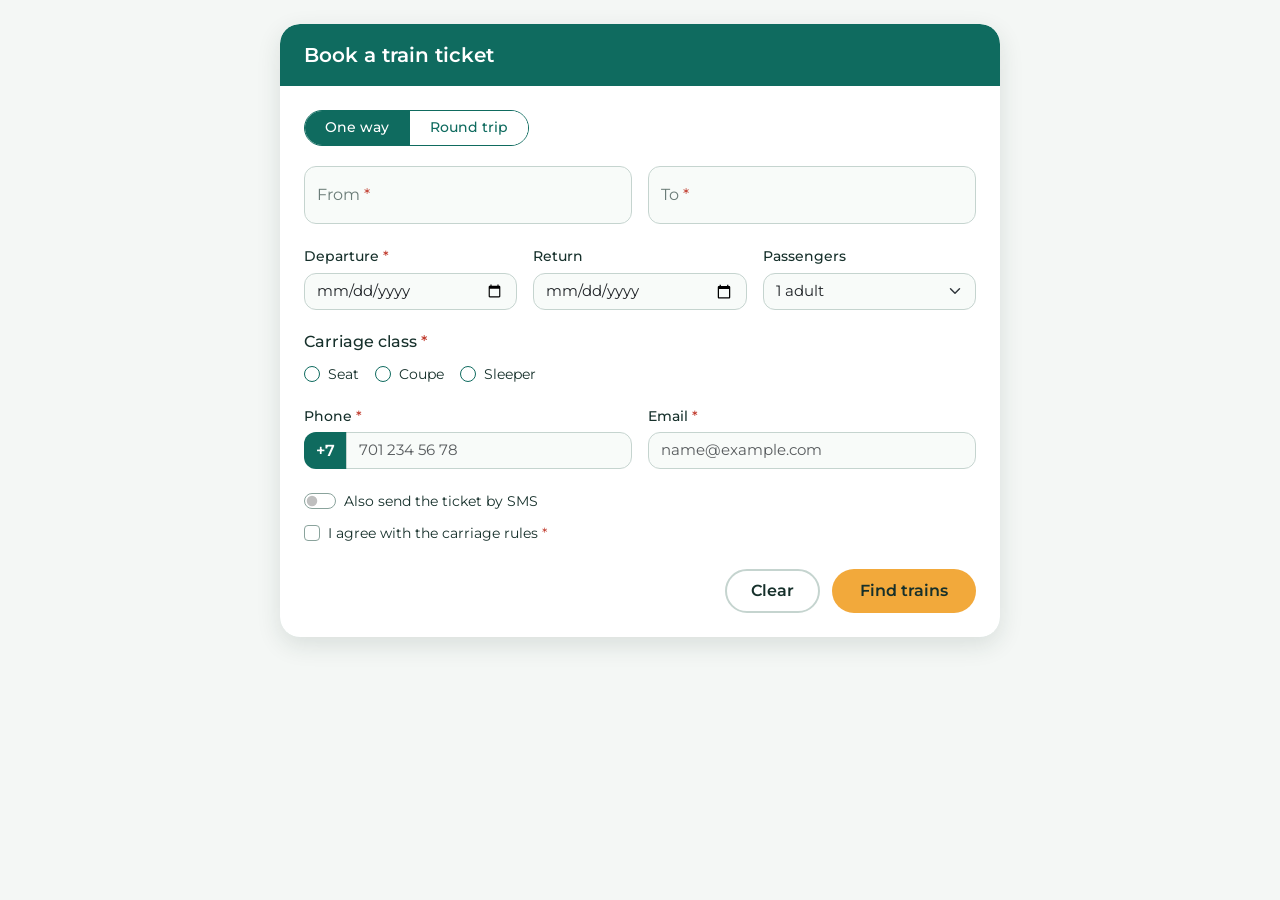
<file: index.html>
<!DOCTYPE html>
<html lang="en">
<head>
  <meta charset="UTF-8">
  <meta name="viewport" content="width=device-width, initial-scale=1.0">
  <title>Book a train ticket – Task 1</title>
  <link href="https://cdn.jsdelivr.net/npm/bootstrap@5.3.3/dist/css/bootstrap.min.css" rel="stylesheet"
        integrity="sha384-QWTKZyjpPEjISv5WaRU9OFeRpok6YctnYmDr5pNlyT2bRjXh0JMhjY6hW+ALEwIH" crossorigin="anonymous">
  <link rel="stylesheet" href="style.css">
</head>
<body>
  <div class="container">
    <div class="ticket-card">
      <div class="ticket-header">
        Book a train ticket
      </div>
      <div class="ticket-body">
        <form action="#" method="get" id="ticketForm">
          <div class="trip-type-group" role="group" aria-label="Trip type">
            <input type="radio" class="btn-check" name="tripType" id="oneWay" value="oneway" checked>
            <label class="btn" for="oneWay">One way</label>

            <input type="radio" class="btn-check" name="tripType" id="roundTrip" value="round">
            <label class="btn" for="roundTrip">Round trip</label>
          </div>

          <div class="row g-3 mb-3">
            <div class="col-md-6">
              <div class="form-floating">
                <input type="text" class="form-control" id="from" name="from"
                       placeholder="From" required autocomplete="address-level2">
                <label for="from" class="required-mark">From</label>
              </div>
            </div>
            <div class="col-md-6">
              <div class="form-floating">
                <input type="text" class="form-control" id="to" name="to"
                       placeholder="To" required autocomplete="address-level2">
                <label for="to" class="required-mark">To</label>
              </div>
            </div>
          </div>

          <div class="row g-3 mb-3">
            <div class="col-md-4">
              <label for="departure" class="form-label required-mark">Departure</label>
              <input type="date" class="form-control" id="departure" name="departure" required>
            </div>
            <div class="col-md-4">
              <label for="return" class="form-label">Return</label>
              <input type="date" class="form-control" id="return" name="return">
            </div>
            <div class="col-md-4">
              <label for="passengers" class="form-label">Passengers</label>
              <select class="form-select" id="passengers" name="passengers" required>
                <option value="1" selected>1 adult</option>
                <option value="2">2 adults</option>
                <option value="3">3 adults</option>
                <option value="4">4 adults</option>
                <option value="5">5 adults</option>
                <option value="6">6 adults</option>
              </select>
            </div>
          </div>

          <fieldset class="mb-3">
            <legend class="form-label required-mark fs-6 mb-2">Carriage class</legend>
            <div class="d-flex flex-wrap gap-3 carriage-group">
              <div class="form-check">
                <input class="form-check-input" type="radio" name="carriage" id="seat"
                       value="seat" required>
                <label class="form-check-label" for="seat">Seat</label>
              </div>
              <div class="form-check">
                <input class="form-check-input" type="radio" name="carriage" id="coupe"
                       value="coupe">
                <label class="form-check-label" for="coupe">Coupe</label>
              </div>
              <div class="form-check">
                <input class="form-check-input" type="radio" name="carriage" id="sleeper"
                       value="sleeper">
                <label class="form-check-label" for="sleeper">Sleeper</label>
              </div>
            </div>
          </fieldset>

          <div class="row g-3 mb-3">
            <div class="col-md-6">
              <label for="phone" class="form-label required-mark">Phone</label>
              <div class="input-group phone-group">
                <span class="input-group-text" id="phonePrefix">+7</span>
                <input type="tel" class="form-control" id="phone" name="phone"
                       placeholder="701 234 56 78" required
                       aria-describedby="phonePrefix"
                       autocomplete="tel-national"
                       inputmode="tel">
              </div>
            </div>
            <div class="col-md-6">
              <label for="email" class="form-label required-mark">Email</label>
              <input type="email" class="form-control" id="email" name="email"
                     placeholder="name@example.com" required
                     autocomplete="email">
            </div>
          </div>

          <div class="mb-3">
            <div class="form-check form-switch mb-2">
              <input class="form-check-input" type="checkbox" role="switch" id="sms" name="sms" value="1">
              <label class="form-check-label" for="sms">Also send the ticket by SMS</label>
            </div>
            <div class="form-check">
              <input class="form-check-input" type="checkbox" id="agree" name="agree"
                     value="1" required>
              <label class="form-check-label required-mark" for="agree">
                I agree with the carriage rules
              </label>
            </div>
          </div>

          <div class="btn-row mt-4">
            <button type="reset" class="btn btn-clear">Clear</button>
            <button type="submit" class="btn btn-find">Find trains</button>
          </div>
        </form>
      </div>
    </div>
  </div>
</body>
</html>
</file>
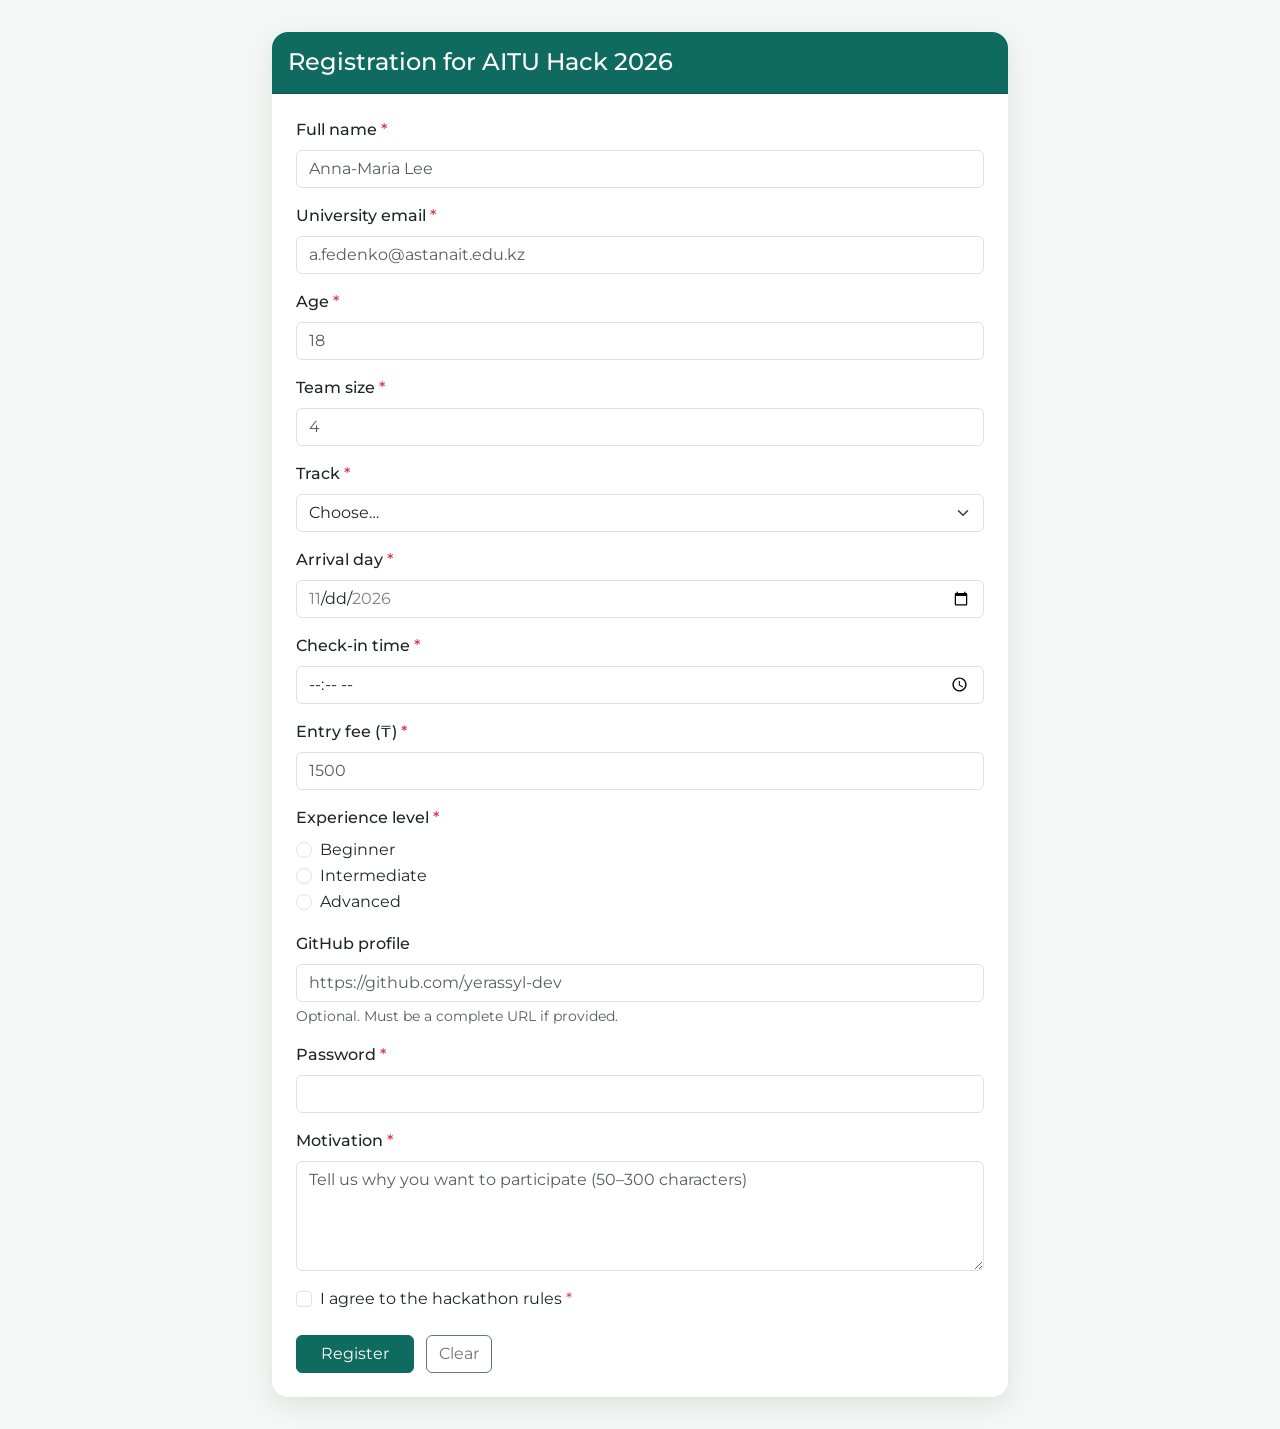
<file: task2.html>
<!DOCTYPE html>
<html lang="en">
<head>
  <meta charset="UTF-8">
  <meta name="viewport" content="width=device-width, initial-scale=1.0">
  <title>AITU Hack 2026 – Registration (Task 2)</title>
  <link href="https://cdn.jsdelivr.net/npm/bootstrap@5.3.3/dist/css/bootstrap.min.css" rel="stylesheet"
        integrity="sha384-QWTKZyjpPEjISv5WaRU9OFeRpok6YctnYmDr5pNlyT2bRjXh0JMhjY6hW+ALEwIH" crossorigin="anonymous">
  <style>
    @import url('https://fonts.googleapis.com/css2?family=Montserrat:wght@400;500;600;700&display=swap');

    body {
      font-family: 'Montserrat', system-ui, sans-serif;
      background-color: #F4F7F5;
      padding: 2rem 0;
    }

    .card {
      border: none;
      border-radius: 1rem;
      box-shadow: 0 8px 24px rgba(22, 48, 43, 0.1);
    }

    .card-header {
      background-color: #0F6B5F;
      color: #fff;
      border-radius: 1rem 1rem 0 0 !important;
      font-weight: 600;
    }

    .form-label { font-weight: 500; }

    /* Errors appear ONLY after the user has interacted with the field */
    .form-control:user-invalid,
    .form-select:user-invalid,
    .form-check-input:user-invalid {
      border-color: #dc3545;
    }

    .form-control:user-invalid:focus,
    .form-select:user-invalid:focus {
      box-shadow: 0 0 0 0.25rem rgba(220, 53, 69, 0.25);
    }

    .form-control:user-invalid ~ .invalid-feedback,
    .form-select:user-invalid ~ .invalid-feedback,
    .form-check-input:user-invalid ~ .invalid-feedback {
      display: block;
    }

    .radio-group:has(.form-check-input:user-invalid) .invalid-feedback,
    fieldset:has(.form-check-input:user-invalid) .invalid-feedback {
      display: block;
    }

    .form-control:user-valid,
    .form-select:user-valid {
      border-color: #198754;
    }

    .btn-primary {
      background-color: #0F6B5F;
      border-color: #0F6B5F;
    }

    .btn-primary:hover {
      background-color: #0c584e;
      border-color: #0c584e;
    }

    .required-mark::after {
      content: " *";
      color: #dc3545;
    }
  </style>
</head>
<body>
  <div class="container">
    <div class="row justify-content-center">
      <div class="col-lg-8">
        <div class="card">
          <div class="card-header py-3">
            <h1 class="h4 mb-0">Registration for AITU Hack 2026</h1>
          </div>
          <div class="card-body p-4">
            <form action="#" method="post">
              <!-- Full name * : 2–40 characters -->
              <div class="mb-3">
                <label for="fullName" class="form-label required-mark">Full name</label>
                <input type="text" class="form-control" id="fullName" name="fullName"
                       required minlength="2" maxlength="40"
                       autocomplete="name" placeholder="Anna-Maria Lee">
                <div class="invalid-feedback">
                  Please enter a name between 2 and 40 characters.
                </div>
              </div>

              <!-- University email * -->
              <div class="mb-3">
                <label for="email" class="form-label required-mark">University email</label>
                <input type="email" class="form-control" id="email" name="email"
                       required autocomplete="email"
                       placeholder="a.fedenko@astanait.edu.kz">
                <div class="invalid-feedback">
                  Please enter a valid email address.
                </div>
              </div>

              <!-- Age * : whole number 16–30 -->
              <div class="mb-3">
                <label for="age" class="form-label required-mark">Age</label>
                <input type="number" class="form-control" id="age" name="age"
                       required min="16" max="30" step="1" placeholder="18">
                <div class="invalid-feedback">
                  Age must be a whole number between 16 and 30.
                </div>
              </div>

              <!-- Team size * : whole number 1–4 -->
              <div class="mb-3">
                <label for="teamSize" class="form-label required-mark">Team size</label>
                <input type="number" class="form-control" id="teamSize" name="teamSize"
                       required min="1" max="4" step="1" placeholder="4">
                <div class="invalid-feedback">
                  Team size must be a whole number from 1 to 4.
                </div>
              </div>

              <!-- Track * -->
              <div class="mb-3">
                <label for="track" class="form-label required-mark">Track</label>
                <select class="form-select" id="track" name="track" required>
                  <option value="" selected disabled>Choose…</option>
                  <option value="Web">Web</option>
                  <option value="Mobile">Mobile</option>
                  <option value="AI">AI</option>
                  <option value="GameDev">GameDev</option>
                </select>
                <div class="invalid-feedback">
                  Please select a track.
                </div>
              </div>

              <!-- Arrival day * : 20–22 Nov 2026 -->
              <div class="mb-3">
                <label for="arrival" class="form-label required-mark">Arrival day</label>
                <input type="date" class="form-control" id="arrival" name="arrival"
                       required min="2026-11-20" max="2026-11-22">
                <div class="invalid-feedback">
                  Arrival day must be between 20 and 22 November 2026.
                </div>
              </div>

              <!-- Check-in time * : 09:00–18:00 every 30 min (step=1800 s) -->
              <div class="mb-3">
                <label for="checkin" class="form-label required-mark">Check-in time</label>
                <input type="time" class="form-control" id="checkin" name="checkin"
                       required min="09:00" max="18:00" step="1800">
                <div class="invalid-feedback">
                  Check-in time must be between 09:00 and 18:00 in 30-minute steps.
                </div>
              </div>

              <!-- Entry fee * : 0–5000 ₸, steps of 500 -->
              <div class="mb-3">
                <label for="fee" class="form-label required-mark">Entry fee (₸)</label>
                <input type="number" class="form-control" id="fee" name="fee"
                       required min="0" max="5000" step="500" placeholder="1500">
                <div class="invalid-feedback">
                  Entry fee must be between 0 and 5000 ₸ in steps of 500.
                </div>
              </div>

              <!-- Experience level * -->
              <fieldset class="mb-3">
                <legend class="form-label required-mark fs-6">Experience level</legend>
                <div class="radio-group">
                  <div class="form-check">
                    <input class="form-check-input" type="radio" name="experience"
                           id="expBeginner" value="Beginner" required>
                    <label class="form-check-label" for="expBeginner">Beginner</label>
                  </div>
                  <div class="form-check">
                    <input class="form-check-input" type="radio" name="experience"
                           id="expIntermediate" value="Intermediate">
                    <label class="form-check-label" for="expIntermediate">Intermediate</label>
                  </div>
                  <div class="form-check">
                    <input class="form-check-input" type="radio" name="experience"
                           id="expAdvanced" value="Advanced">
                    <label class="form-check-label" for="expAdvanced">Advanced</label>
                  </div>
                  <div class="invalid-feedback">
                    Please choose an experience level.
                  </div>
                </div>
              </fieldset>

              <!-- GitHub profile – optional full URL -->
              <div class="mb-3">
                <label for="github" class="form-label">GitHub profile</label>
                <input type="url" class="form-control" id="github" name="github"
                       placeholder="https://github.com/yerassyl-dev" autocomplete="url">
                <div class="invalid-feedback">
                  Please enter a full URL (including https://).
                </div>
                <div class="form-text">Optional. Must be a complete URL if provided.</div>
              </div>

              <!-- Password * : 8–20 characters -->
              <div class="mb-3">
                <label for="password" class="form-label required-mark">Password</label>
                <input type="password" class="form-control" id="password" name="password"
                       required minlength="8" maxlength="20" autocomplete="new-password">
                <div class="invalid-feedback">
                  Password must be between 8 and 20 characters.
                </div>
              </div>

              <!-- Motivation * : 50–300 characters -->
              <div class="mb-3">
                <label for="motivation" class="form-label required-mark">Motivation</label>
                <textarea class="form-control" id="motivation" name="motivation"
                          required minlength="50" maxlength="300" rows="4"
                          placeholder="Tell us why you want to participate (50–300 characters)"></textarea>
                <div class="invalid-feedback">
                  Motivation must be between 50 and 300 characters.
                </div>
              </div>

              <!-- Rules agreement * -->
              <div class="mb-4">
                <div class="form-check">
                  <input class="form-check-input" type="checkbox" id="rules" name="rules"
                         value="yes" required>
                  <label class="form-check-label required-mark" for="rules">
                    I agree to the hackathon rules
                  </label>
                  <div class="invalid-feedback">
                    You must agree to the rules to register.
                  </div>
                </div>
              </div>

              <button type="submit" class="btn btn-primary px-4">Register</button>
              <button type="reset" class="btn btn-outline-secondary ms-2">Clear</button>
            </form>
          </div>
        </div>
      </div>
    </div>
  </div>
</body>
</html>
</file>
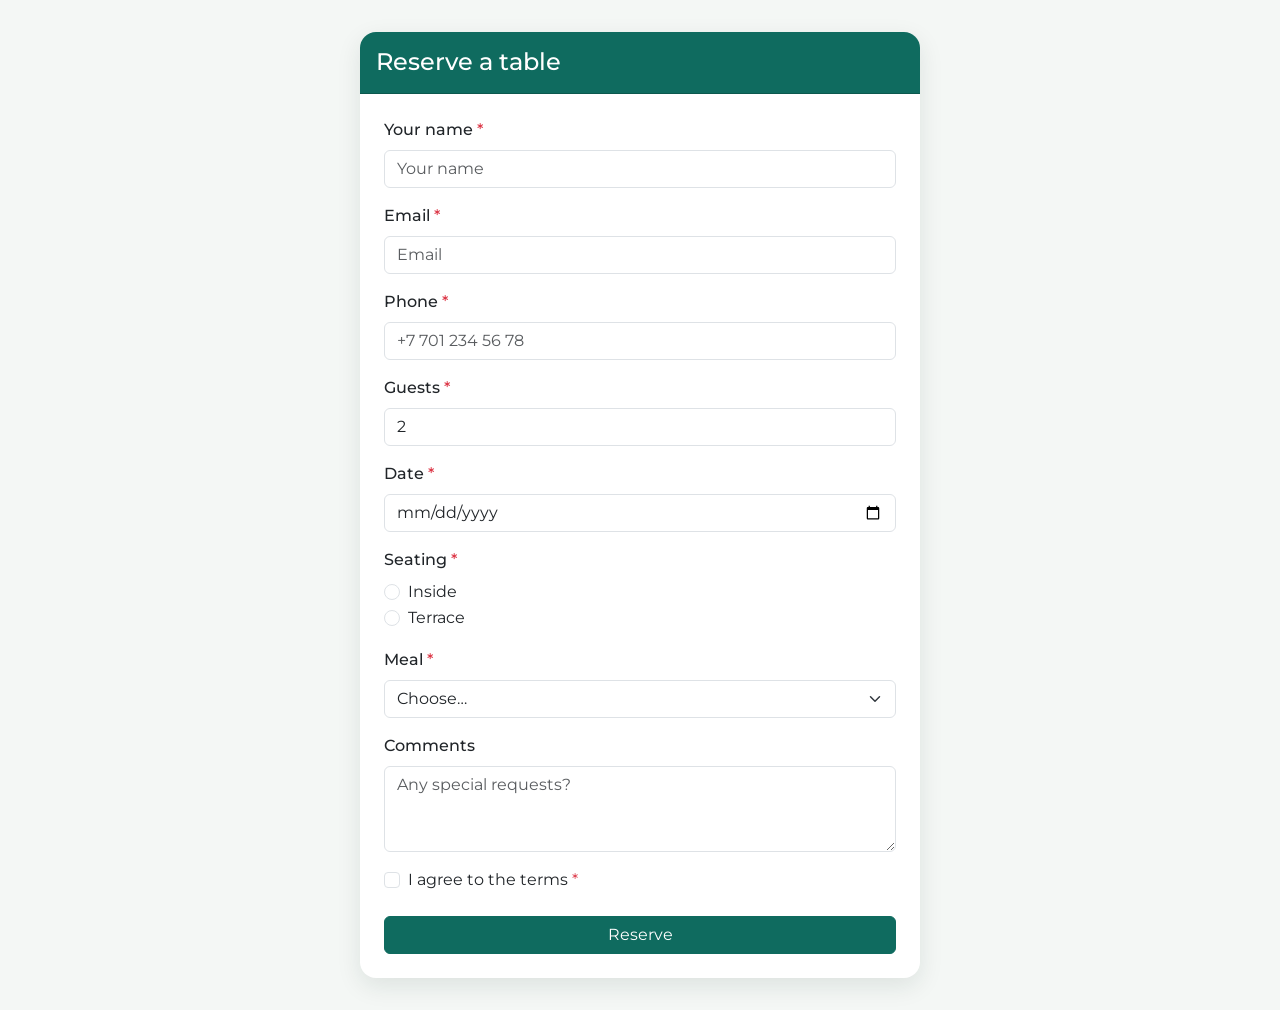
<file: task3.html>
<!DOCTYPE html>
<html lang="en">
<head>
  <meta charset="UTF-8">
  <meta name="viewport" content="width=device-width, initial-scale=1.0">
  <title>Reserve a table – Fixed Form (Task 3)</title>
  <link href="https://cdn.jsdelivr.net/npm/bootstrap@5.3.3/dist/css/bootstrap.min.css" rel="stylesheet"
        integrity="sha384-QWTKZyjpPEjISv5WaRU9OFeRpok6YctnYmDr5pNlyT2bRjXh0JMhjY6hW+ALEwIH" crossorigin="anonymous">
  <style>
    @import url('https://fonts.googleapis.com/css2?family=Montserrat:wght@400;500;600;700&display=swap');

    body {
      font-family: 'Montserrat', system-ui, sans-serif;
      background-color: #F4F7F5;
      padding: 2rem 0;
    }

    .card {
      border: none;
      border-radius: 1rem;
      box-shadow: 0 8px 24px rgba(22, 48, 43, 0.1);
      max-width: 560px;
      margin: 0 auto;
    }

    .card-header {
      background-color: #0F6B5F;
      color: #fff;
      border-radius: 1rem 1rem 0 0 !important;
      font-weight: 600;
    }

    .form-label { font-weight: 500; }

    .btn-primary {
      background-color: #0F6B5F;
      border-color: #0F6B5F;
    }

    .btn-primary:hover,
    .btn-primary:focus {
      background-color: #0c584e;
      border-color: #0c584e;
    }

    .required-mark::after {
      content: " *";
      color: #dc3545;
    }

    :focus-visible {
      outline: 2px solid #F2A93B;
      outline-offset: 2px;
    }
  </style>
</head>
<body>
  <div class="container">
    <div class="card">
      <div class="card-header py-3">
        <h1 class="h4 mb-0">Reserve a table</h1>
      </div>
      <div class="card-body p-4">
        <form action="#" method="post">
          <div class="mb-3">
            <label for="name" class="form-label required-mark">Your name</label>
            <input type="text" class="form-control" id="name" name="name"
                   required autocomplete="name" placeholder="Your name">
          </div>

          <div class="mb-3">
            <label for="email" class="form-label required-mark">Email</label>
            <input type="email" class="form-control" id="email" name="email"
                   required autocomplete="email" placeholder="Email">
          </div>

          <div class="mb-3">
            <label for="phone" class="form-label required-mark">Phone</label>
            <input type="tel" class="form-control" id="phone" name="phone"
                   required autocomplete="tel" placeholder="+7 701 234 56 78"
                   inputmode="tel">
          </div>

          <div class="mb-3">
            <label for="guests" class="form-label required-mark">Guests</label>
            <input type="number" class="form-control" id="guests" name="guests"
                   required min="1" max="20" step="1" value="2" inputmode="numeric">
          </div>

          <div class="mb-3">
            <label for="date" class="form-label required-mark">Date</label>
            <input type="date" class="form-control" id="date" name="date" required>
          </div>

          <fieldset class="mb-3">
            <legend class="form-label required-mark fs-6">Seating</legend>
            <div class="form-check">
              <input class="form-check-input" type="radio" name="seating"
                     id="seating-inside" value="inside" required>
              <label class="form-check-label" for="seating-inside">Inside</label>
            </div>
            <div class="form-check">
              <input class="form-check-input" type="radio" name="seating"
                     id="seating-terrace" value="terrace">
              <label class="form-check-label" for="seating-terrace">Terrace</label>
            </div>
          </fieldset>

          <div class="mb-3">
            <label for="meal" class="form-label required-mark">Meal</label>
            <select class="form-select" id="meal" name="meal" required>
              <option value="" selected disabled>Choose…</option>
              <option value="lunch">Lunch</option>
              <option value="dinner">Dinner</option>
            </select>
          </div>

          <div class="mb-3">
            <label for="comments" class="form-label">Comments</label>
            <textarea class="form-control" id="comments" name="comments"
                      rows="3" placeholder="Any special requests?"></textarea>
          </div>

          <div class="mb-4">
            <div class="form-check">
              <input class="form-check-input" type="checkbox" id="terms" name="terms"
                     value="yes" required>
              <label class="form-check-label required-mark" for="terms">
                I agree to the terms
              </label>
            </div>
          </div>

          <button type="submit" class="btn btn-primary w-100">Reserve</button>
        </form>
      </div>
    </div>
  </div>
</body>
</html>
</file>
<file: style.css>
@import url('https://fonts.googleapis.com/css2?family=Montserrat:wght@400;500;600;700&display=swap');

:root {
  --primary: #0F6B5F;
  --accent: #F2A93B;
  --dark: #16302B;
  --bg-light: #F4F7F5;
  --card-bg: #E6EFEC;
  --white: #ffffff;
}

body {
  font-family: 'Montserrat', system-ui, -apple-system, sans-serif;
  background-color: var(--bg-light);
  color: var(--dark);
  min-height: 100vh;
  padding: 1.5rem 0;
}

.ticket-card {
  background-color: var(--card-bg);
  border-radius: 1.25rem;
  box-shadow: 0 8px 24px rgba(22, 48, 43, 0.12);
  overflow: hidden;
  max-width: 720px;
  margin: 0 auto;
}

.ticket-header {
  background-color: var(--primary);
  color: var(--white);
  padding: 1rem 1.5rem;
  font-weight: 600;
  font-size: 1.25rem;
  border-radius: 1.25rem 1.25rem 0 0;
}

.ticket-body {
  padding: 1.5rem;
  background-color: var(--white);
  border-radius: 0 0 1.25rem 1.25rem;
}

.trip-type-group {
  display: inline-flex;
  background-color: var(--white);
  border: 1px solid var(--primary);
  border-radius: 2rem;
  overflow: hidden;
  margin-bottom: 1.25rem;
}

.trip-type-group .btn-check + .btn {
  border: none;
  border-radius: 0;
  padding: 0.4rem 1.25rem;
  font-weight: 500;
  font-size: 0.9rem;
  color: var(--primary);
  background-color: var(--white);
  box-shadow: none;
}

.trip-type-group .btn-check + .btn[for="roundTrip"] {
  border-left: 1px solid var(--primary);
}

.trip-type-group .btn-check:checked + .btn {
  background-color: var(--primary);
  color: var(--white);
}

.trip-type-group .btn-check:focus-visible + .btn {
  outline: 2px solid var(--accent);
  outline-offset: -2px;
}

.form-floating > .form-control {
  border-radius: 0.75rem;
  border: 1px solid #c5d4cf;
  background-color: #f8fbf9;
}

.form-floating > .form-control:focus {
  border-color: var(--primary);
  box-shadow: 0 0 0 0.2rem rgba(15, 107, 95, 0.15);
  background-color: var(--white);
}

.form-floating > label {
  color: #6b7c78;
}

.form-control,
.form-select {
  border-radius: 0.75rem;
  border: 1px solid #c5d4cf;
  background-color: #f8fbf9;
  font-size: 0.95rem;
}

.form-control:focus,
.form-select:focus {
  border-color: var(--primary);
  box-shadow: 0 0 0 0.2rem rgba(15, 107, 95, 0.15);
  background-color: var(--white);
}

.form-label {
  font-weight: 500;
  font-size: 0.875rem;
  color: var(--dark);
  margin-bottom: 0.35rem;
}

.carriage-group .form-check-input {
  border-color: var(--primary);
}

.carriage-group .form-check-input:checked {
  background-color: var(--primary);
  border-color: var(--primary);
}

.carriage-group .form-check-input:focus {
  box-shadow: 0 0 0 0.2rem rgba(15, 107, 95, 0.25);
}

.phone-group .input-group-text {
  background-color: var(--primary);
  color: var(--white);
  border: none;
  border-radius: 0.75rem 0 0 0.75rem;
  font-weight: 600;
}

.phone-group .form-control {
  border-radius: 0 0.75rem 0.75rem 0;
}

.form-check-input {
  border-color: #8aa39c;
}

.form-check-input:checked {
  background-color: var(--primary);
  border-color: var(--primary);
}

.form-check-input:focus {
  box-shadow: 0 0 0 0.2rem rgba(15, 107, 95, 0.25);
}

.form-switch .form-check-input {
  cursor: pointer;
}

.form-check-label {
  font-size: 0.9rem;
  color: var(--dark);
}

.btn-clear {
  background-color: transparent;
  border: 2px solid #c5d4cf;
  color: var(--dark);
  border-radius: 2rem;
  padding: 0.5rem 1.5rem;
  font-weight: 600;
  transition: all 0.2s ease;
}

.btn-clear:hover,
.btn-clear:focus {
  background-color: #e8f0ee;
  border-color: var(--primary);
  color: var(--primary);
}

.btn-find {
  background-color: var(--accent);
  border: none;
  color: var(--dark);
  border-radius: 2rem;
  padding: 0.5rem 1.75rem;
  font-weight: 600;
  transition: all 0.2s ease;
}

.btn-find:hover,
.btn-find:focus {
  background-color: #e09a2e;
  color: var(--dark);
  box-shadow: 0 4px 12px rgba(242, 169, 59, 0.4);
}

.btn-row {
  display: flex;
  gap: 0.75rem;
  justify-content: flex-end;
  flex-wrap: wrap;
}

@media (max-width: 575.98px) {
  .btn-row {
    flex-direction: column-reverse;
    width: 100%;
  }

  .btn-row .btn {
    width: 100%;
  }
}

.required-mark::after {
  content: " *";
  color: #c0392b;
}

.form-text {
  font-size: 0.8rem;
  color: #6b7c78;
}

:focus-visible {
  outline: 2px solid var(--accent);
  outline-offset: 2px;
}

.row.g-3 > [class*="col-"] {
  margin-bottom: 0.25rem;
}
</file>
